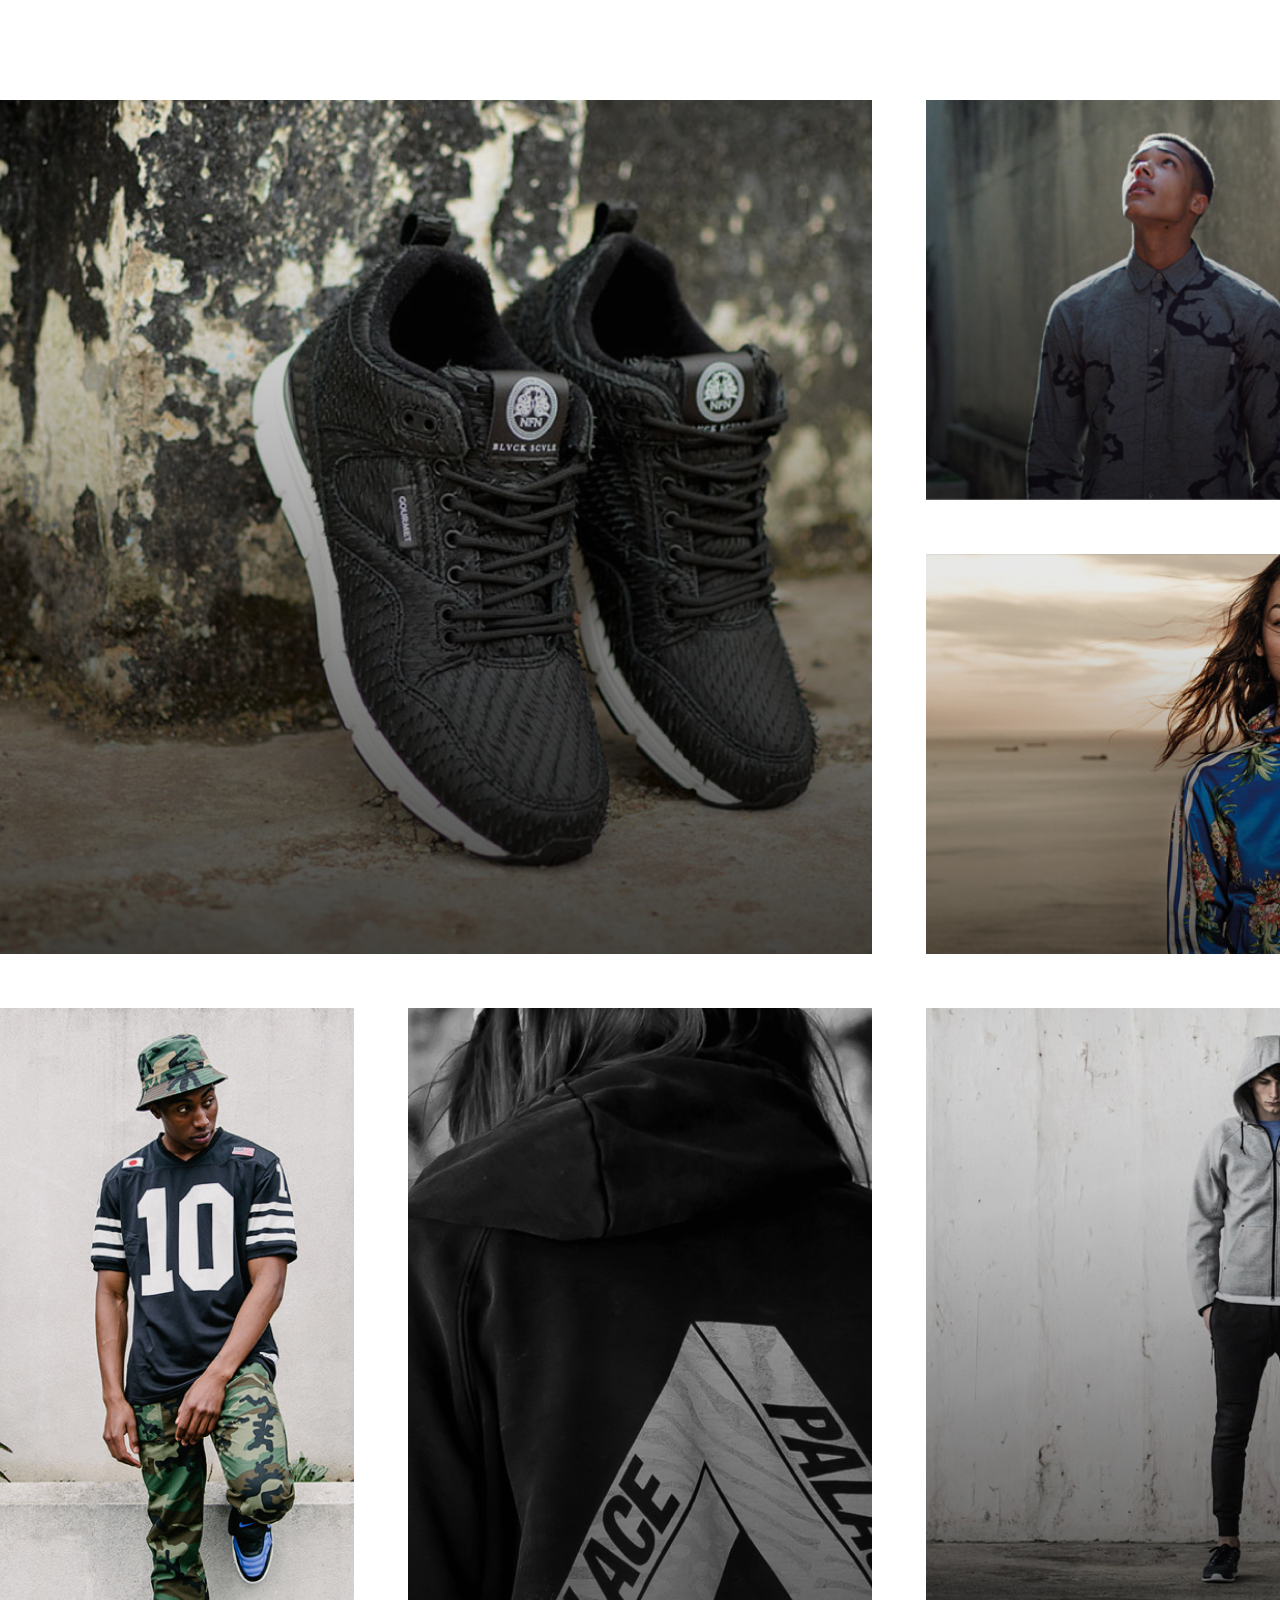
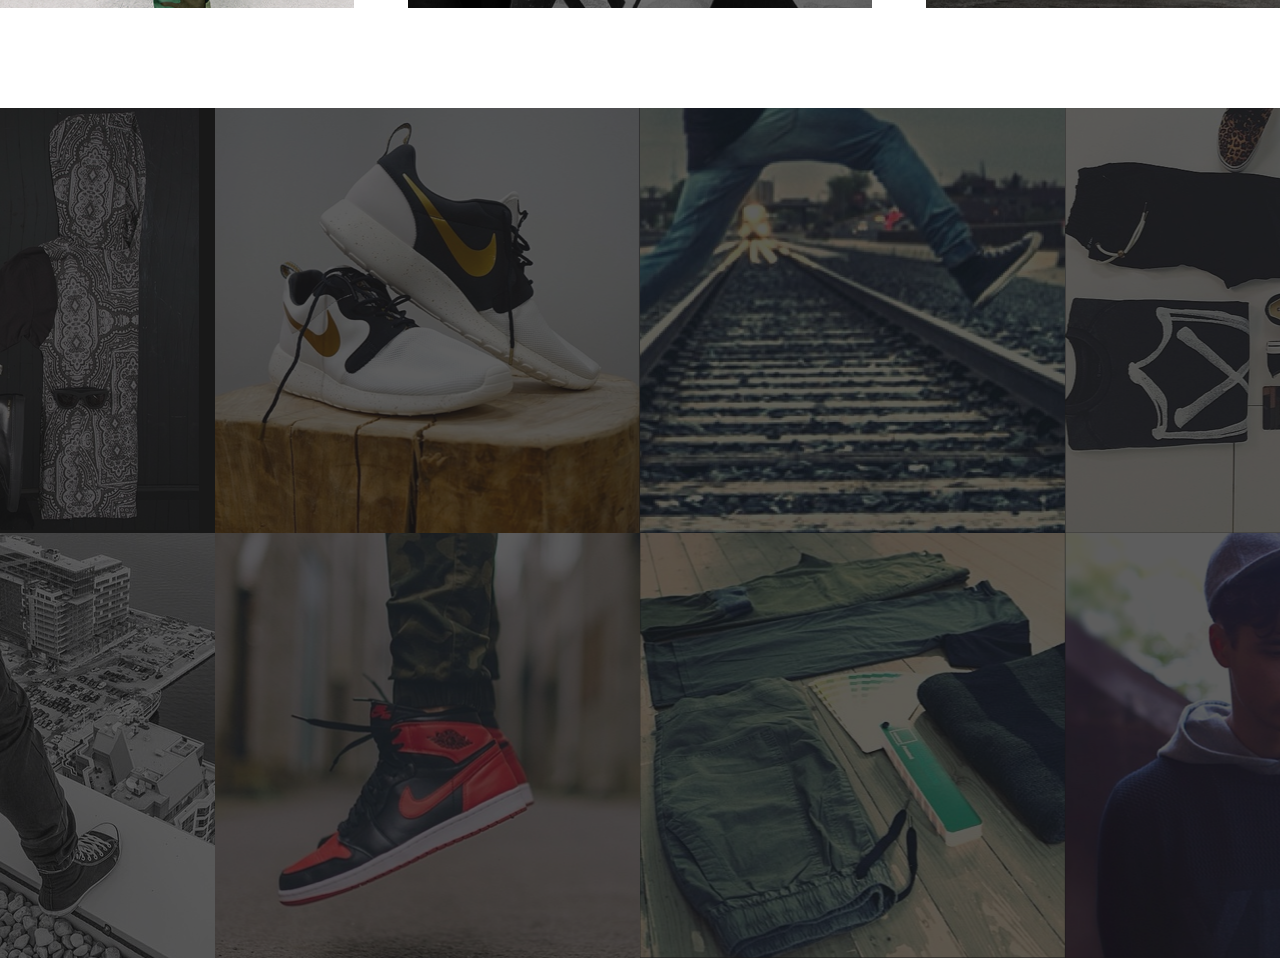
<file: 1/index.html>
<!DOCTYPE html>
<html lang="en">

<head>
    <meta charset="UTF-8">
    <meta http-equiv="X-UA-Compatible" content="IE=edge">
    <meta name="viewport" content="width=device-width, initial-scale=1.0">
    <title>Grid</title>
    <link rel="stylesheet" href="css/style.css">
</head>

<body>
    <div class="container-1">
        <img src="img/1/pic-6.png" id="img1-1">
        <img src="img/1/pic-5.png" id="img1-2">
        <img src="img/1/pic-4.png" id="img1-3">
        <img src="img/1/pic-3.png" id="img1-4">
        <img src="img/1/pic-1.png" id="img1-5">
        <img src="img/1/pic-2.png" id="img1-6">
    </div>
    <div class="container-2">
        <img src="img/2/pic-14.png" id="img2-1">
        <img src="img/2/pic-7.png" id="img2-2">
        <img src="img/2/pic-13.png" id="img2-3">
        <img src="img/2/pic-9.png" id="img2-4">
        <img src="img/2/pic-10.png" id="img2-5">
        <img src="img/2/pic-11.png" id="img2-6">
        <img src="img/2/pic-8.png" id="img2-7">
        <img src="img/2/pic-12.png" id="img2-8">
    </div>
</body>

</html>
</file>
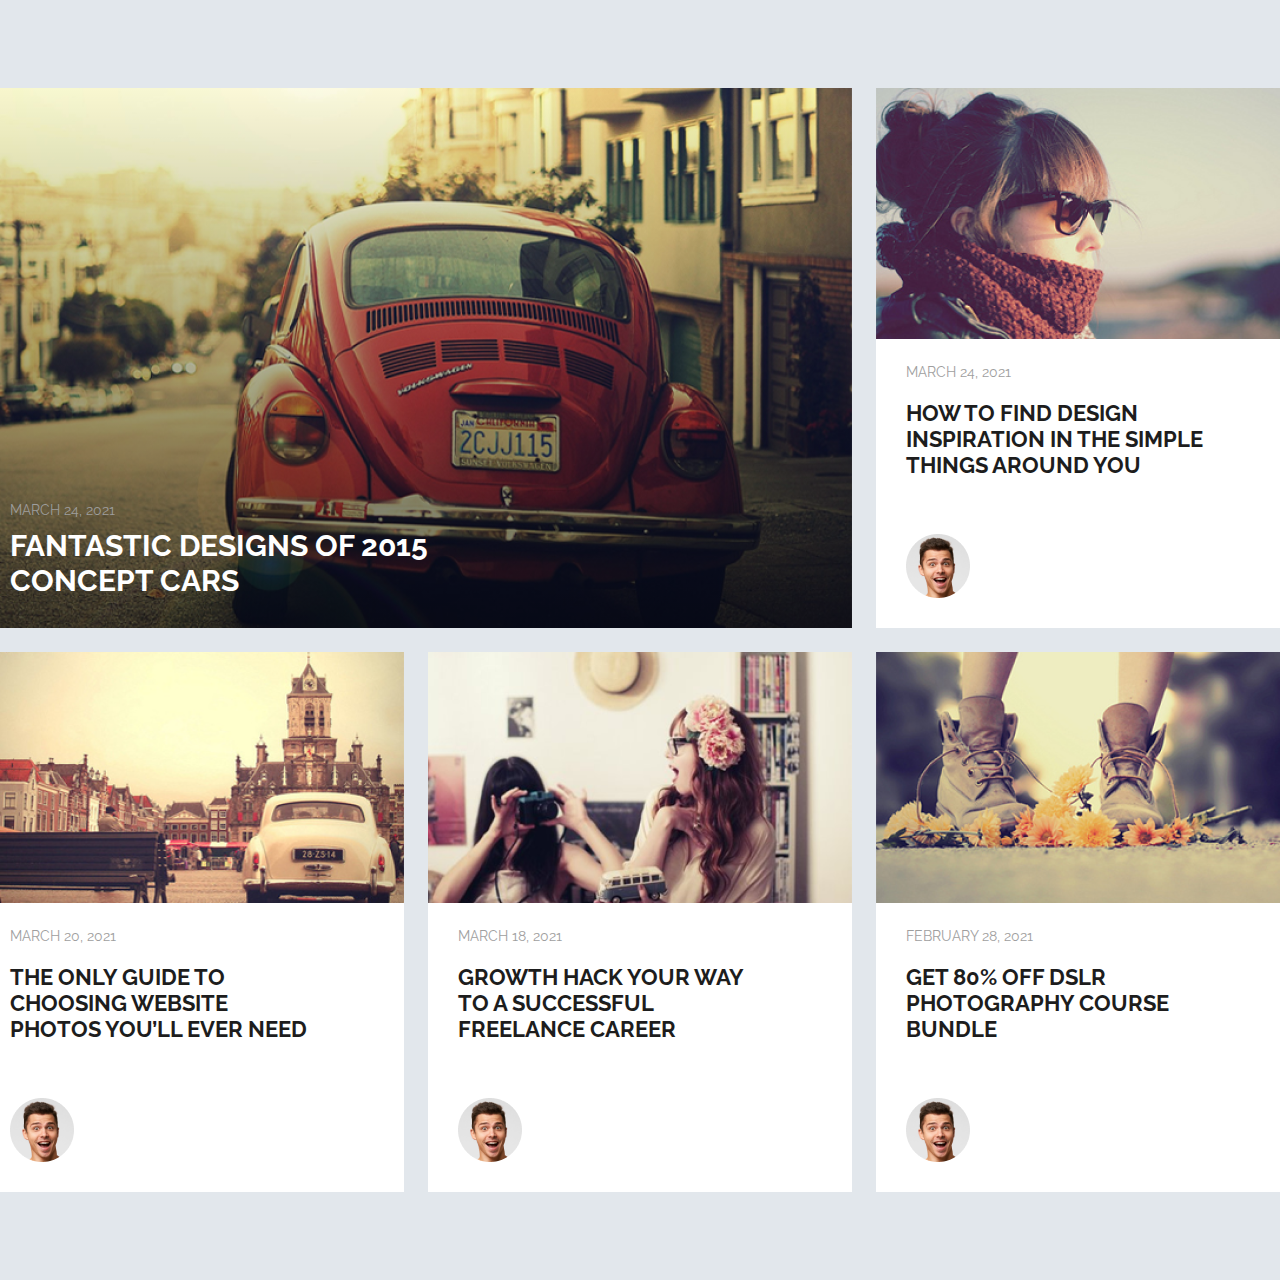
<file: 2/index.html>
<!DOCTYPE html>
<html lang="en">

<head>
    <meta charset="UTF-8">
    <meta http-equiv="X-UA-Compatible" content="IE=edge">
    <meta name="viewport" content="width=device-width, initial-scale=1.0">
    <title>Grid Blog</title>
    <link rel="stylesheet" href="css/style.css">
</head>

<body>
    <main class="main-wrapper">
        <div class="blog-wrapper blog-wrapper_big">
            <p class="date date_margin-10">MARCH 24, 2021</p>
            <h3 class="title-white">Fantastic Designs Of 2015 Concept Cars</h3>
            <div class="gradient-box"></div>
        </div>
        <div class="blog-wrapper blog-wrapper_1">
            <img class="blog-img" src="img/img_1.png" alt="">
            <p class="date">MARCH 24, 2021</p>
            <h5 class="title-black">How To Find Design Inspiration In The Simple Things Around You</h5>
            <img class="profile-pic" src="img/profile_pic.png" alt="Profile Picture">
        </div>
        <div class="blog-wrapper blog-wrapper_2">
            <img class="blog-img" src="img/img_2.png" alt="">
            <p class="date">MARCH 20, 2021</p>
            <h5 class="title-black">The Only Guide To Choosing Website Photos You’ll Ever Need</h5>
            <img class="profile-pic" src="img/profile_pic.png" alt="Profile Picture">
        </div>
        <div class="blog-wrapper blog-wrapper_3">
            <img class="blog-img" src="img/img_3.png" alt="">
            <p class="date">MARCH 18, 2021</p>
            <h5 class="title-black">Growth Hack Your Way to a Successful Freelance Career</h5>
            <img class="profile-pic" src="img/profile_pic.png" alt="Profile Picture">
        </div>
        <div class="blog-wrapper blog-wrapper_4">
            <img class="blog-img" src="img/img_4.png" alt="">
            <p class="date">February 28, 2021</p>
            <h5 class="title-black">Get 80% Off DSLR Photography Course Bundle</h5>
            <img class="profile-pic" src="img/profile_pic.png" alt="Profile Picture">
        </div>
    </main>
</body>

</html>
</file>
<file: 1/css/style.css>
*, ::after, ::before {
    margin: 0;
    padding: 0;
    box-sizing: border-box;
}

body {
    display: flex;
    flex-direction: column;
    align-items: center;
    padding-top: 100px;
}

.container-1 {
    display: grid;
    grid-template-columns: repeat(3, 464px);
    grid-template-rows: repeat(2, 400px), 600px;
    gap: 54px;
    margin-bottom: 100px;
}

#img1-1 {
    grid-column: 1 / 3;
    grid-row: 1 / 3;
}

.container-2 {
    display: grid;
    grid-template: repeat(2, 425px) / repeat(4, 425px);
    background: rgb(25, 25, 25);
}
</file>
<file: 2/css/style.css>
@import url('https://fonts.googleapis.com/css2?family=Raleway:wght@400;700&display=swap');

*, ::after, ::before {
    margin: 0;
    padding: 0;
    box-sizing: border-box;
    font-family: 'Raleway', sans-serif;
}

body {
    background: rgb(226, 231, 236);
    display: flex;
    justify-content: center;
    padding: 88px 0;
}

.main-wrapper {
    display: grid;
    grid-template-columns: repeat(3, 424px);
    grid-template-rows: repeat(2, 540px);
    gap: 24px;
}

.blog-wrapper {
    padding: 30px;
    padding-top: 276px;
    background: rgb(255, 255, 255);
    position: relative;
}

.blog-wrapper_big {
    grid-column: 1 / 3;
    display: flex;
    flex-direction: column;
    justify-content: flex-end;
    background: linear-gradient(180deg, rgba(196, 196, 196, 0) 0%, rgba(0, 0, 0, 0.6) 100%);
}

.gradient-box {
    width: 100%;
    height: 100%;
    position: absolute;
    top: 0;
    left: 0;
    background: url(../img/car.png);
    z-index: -1;
}

.date {
    font-weight: 400;
    font-size: 14px;
    text-transform: uppercase;
    color: rgb(158, 158, 158);
    margin-bottom: 20px;
}

.date_margin-10 {
    margin-bottom: 10px;
}

.title-white {
    font-size: 30px;
    line-height: 35px;
    text-transform: uppercase;
    font-weight: 700;
    color: rgb(255, 255, 255);
    width: 420px;
}

.blog-img {
    position: absolute;
    top: 0;
    left: 0;
}

.title-black {
    width: 310px;
    font-weight: 700;
    font-size: 22px;
    line-height: 26px;
    text-transform: uppercase;
    color: rgb(29, 29, 29);
}

.profile-pic {
    position: absolute;
    left: 30px;
    bottom: 30px;
}
</file>
